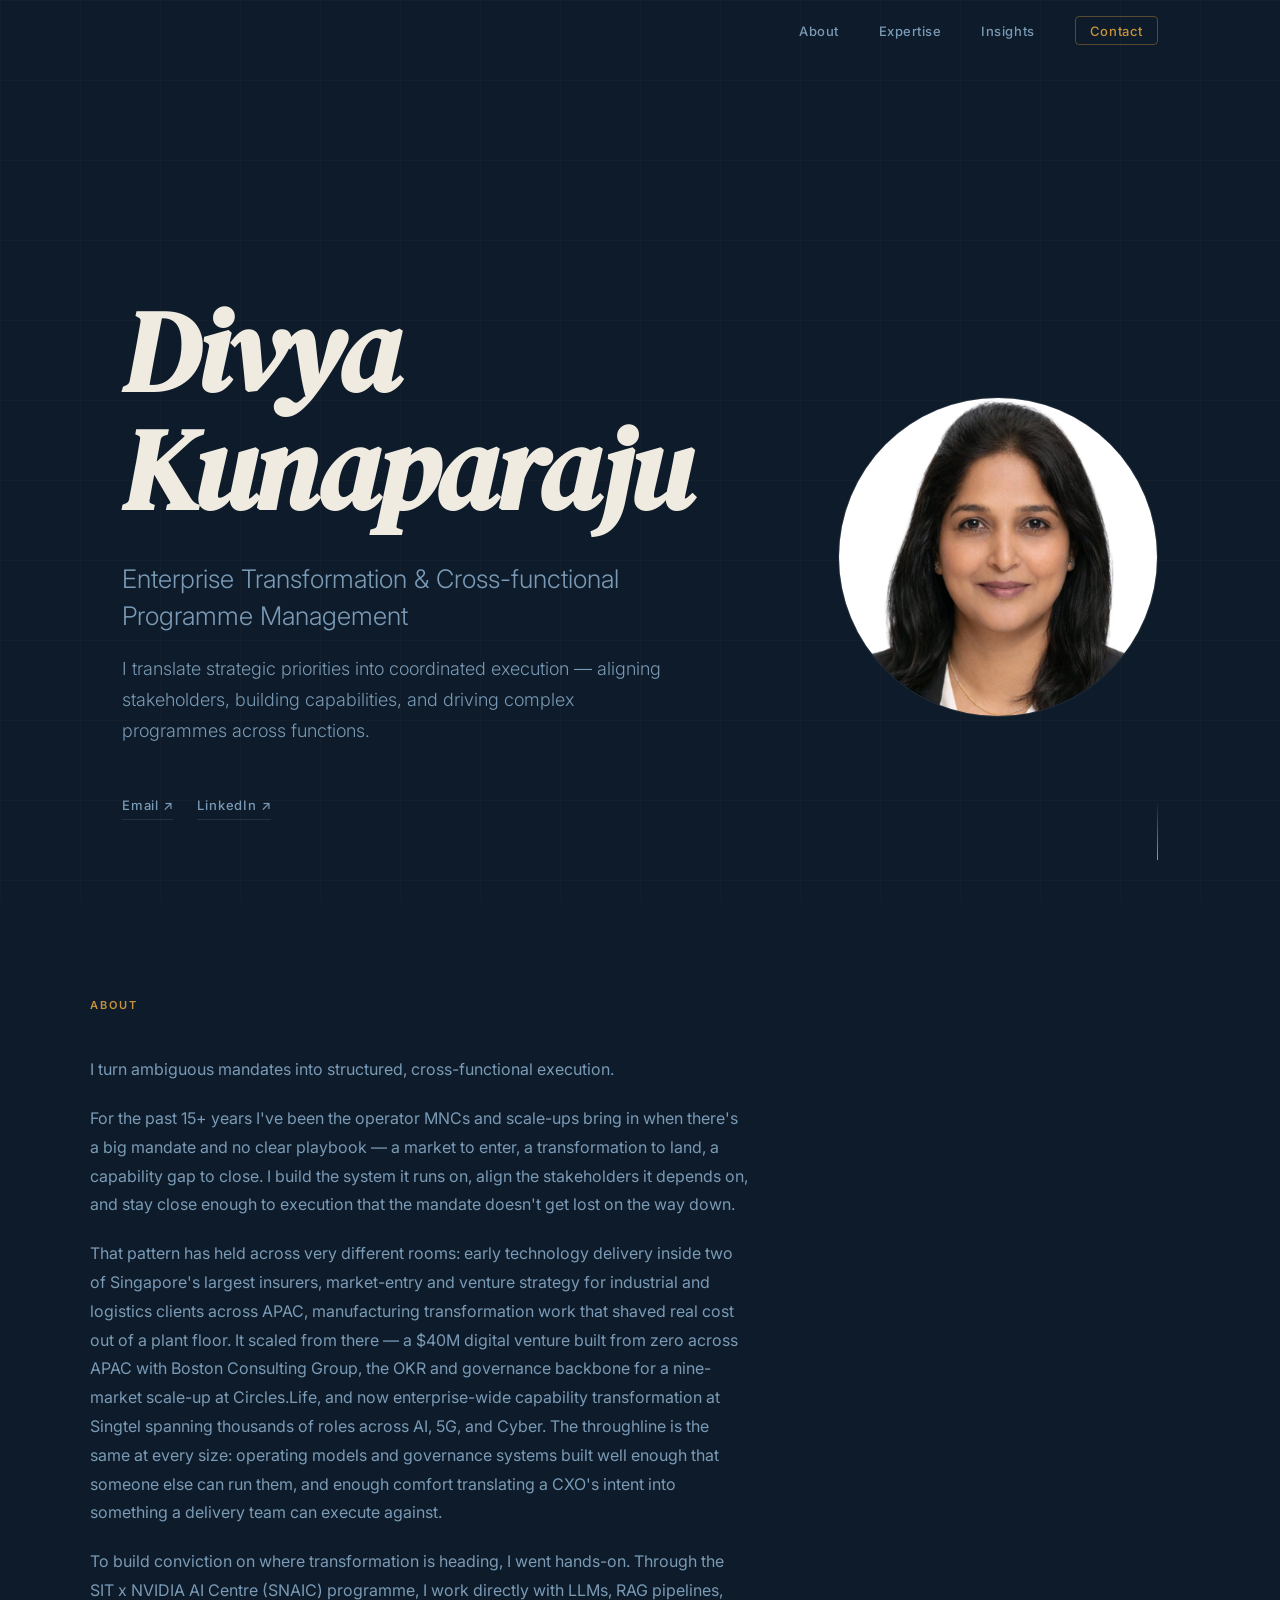
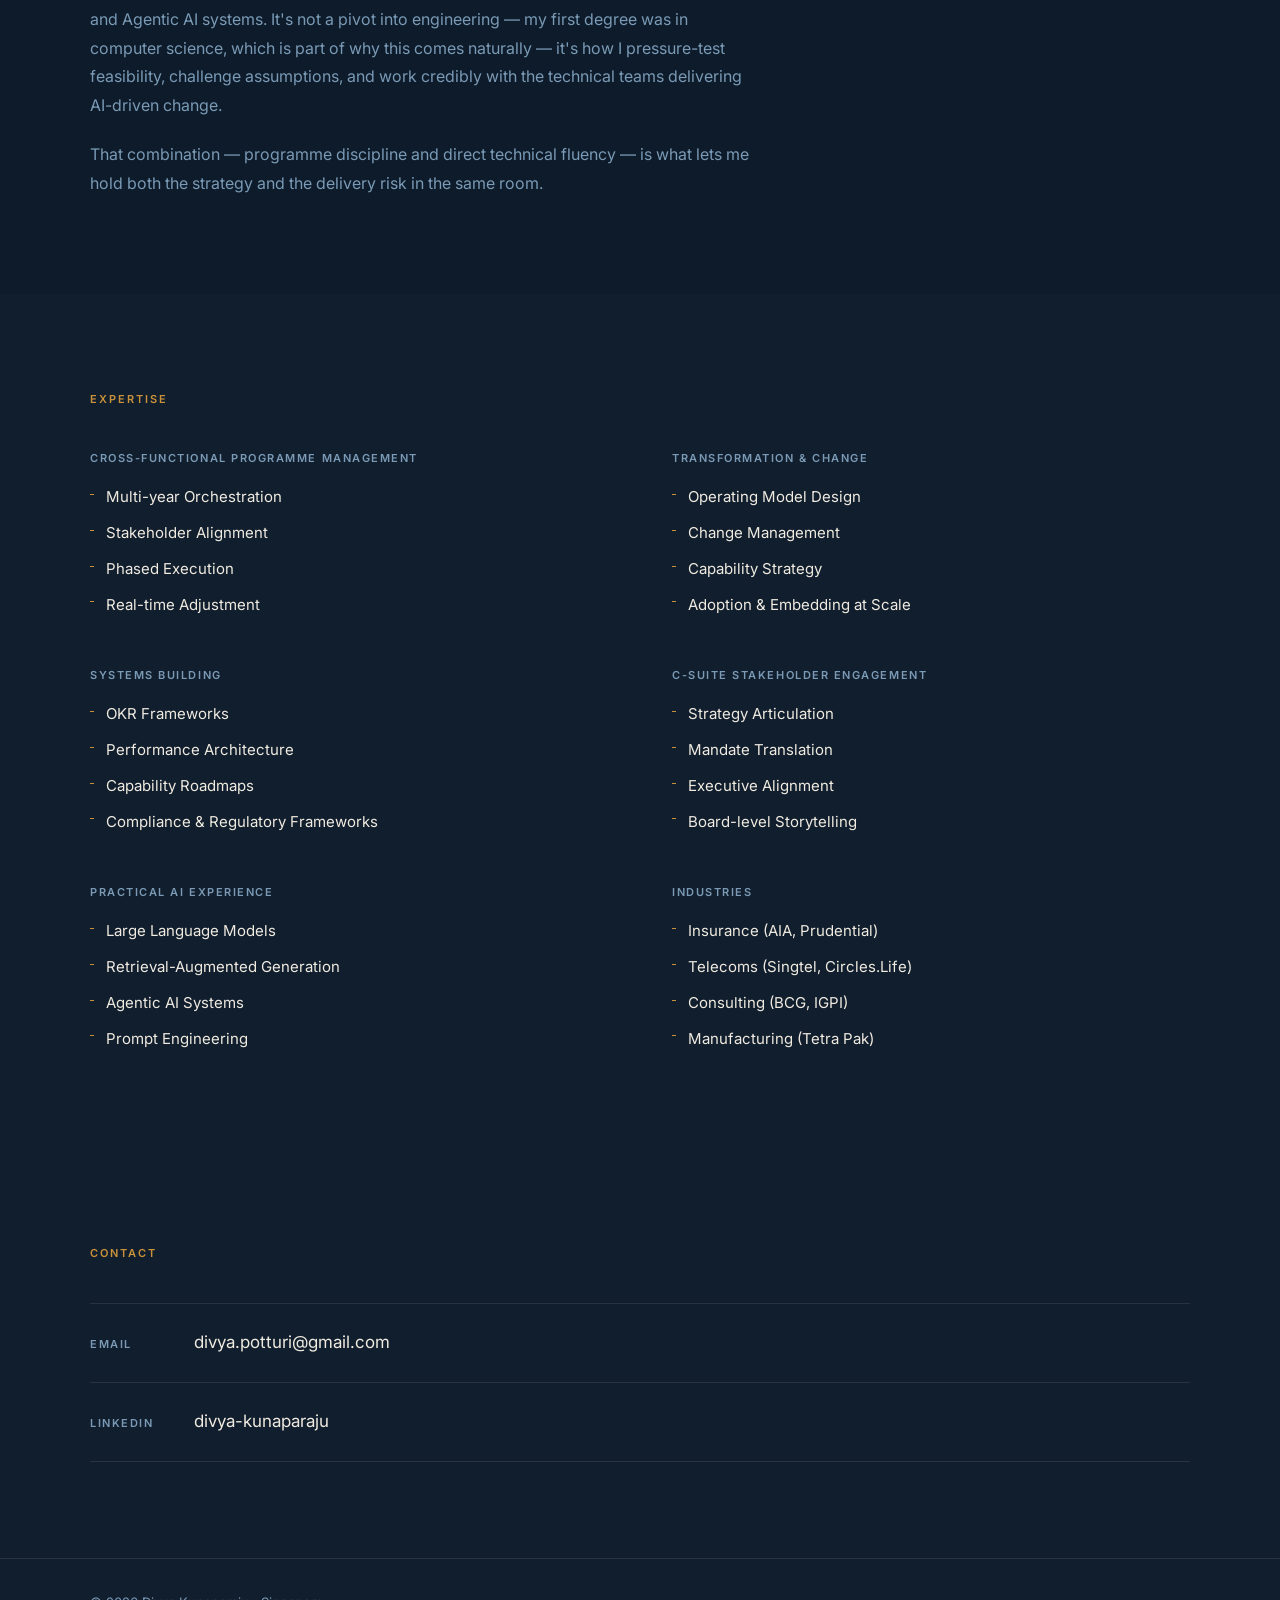
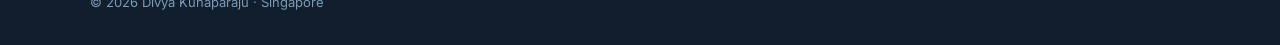
<file: public/index.html>
<!DOCTYPE html>
<html lang="en-SG">
<head>
  <meta charset="UTF-8" />
  <meta name="viewport" content="width=device-width, initial-scale=1.0" />
  <title>Divya Kunaparaju | Enterprise Transformation &amp; Programme Management</title>
  <meta name="description" content="Divya Kunaparaju is a Singapore-based enterprise transformation and cross-functional programme management leader with hands-on AI adoption experience." />
  <meta name="robots" content="index, follow" />
  <meta name="author" content="Divya Kunaparaju" />
  <meta name="theme-color" content="#0D1B2A" />
  <meta name="google-site-verification" content="QlIP7n7zg2eX9gXvAl-q45-nrO24Up5aMTJvIoCvij0" />
  <link rel="canonical" href="https://divyakunaparaju.github.io/divya-site/" />
  <link rel="icon" href="favicon.svg" type="image/svg+xml" />
  <link rel="alternate" type="application/rss+xml" title="Divya Kunaparaju — Insights" href="https://divyakunaparaju.github.io/divya-site/rss.xml" />

  <meta property="og:type" content="website" />
  <meta property="og:site_name" content="Divya Kunaparaju" />
  <meta property="og:url" content="https://divyakunaparaju.github.io/divya-site/" />
  <meta property="og:title" content="Divya Kunaparaju | Enterprise Transformation & Programme Management" />
  <meta property="og:description" content="Singapore-based enterprise transformation and cross-functional programme management leader, with hands-on AI adoption experience." />
  <meta property="og:locale" content="en_SG" />
  <meta property="og:image" content="https://divyakunaparaju.github.io/divya-site/Divya_Photo.png" />
  <meta property="og:image:width" content="400" />
  <meta property="og:image:height" content="400" />
  <meta property="og:image:alt" content="Portrait of Divya Kunaparaju" />

  <meta name="twitter:card" content="summary" />
  <meta name="twitter:title" content="Divya Kunaparaju | Enterprise Transformation & Programme Management" />
  <meta name="twitter:description" content="Singapore-based enterprise transformation and cross-functional programme management leader, with hands-on AI adoption experience." />
  <meta name="twitter:image" content="https://divyakunaparaju.github.io/divya-site/Divya_Photo.png" />

  <link rel="preconnect" href="https://fonts.googleapis.com" />
  <link rel="preconnect" href="https://fonts.gstatic.com" crossorigin />
  <link
    rel="preload"
    as="style"
    href="https://fonts.googleapis.com/css2?family=DM+Serif+Display:ital@0;1&family=Inter:wght@300;400;500;600&display=swap"
    onload="this.onload=null;this.rel='stylesheet'"
  />
  <noscript>
    <link rel="stylesheet" href="https://fonts.googleapis.com/css2?family=DM+Serif+Display:ital@0;1&family=Inter:wght@300;400;500;600&display=swap" />
  </noscript>
  <link rel="stylesheet" href="style.css" />

  <script type="application/ld+json">
  {
    "@context": "https://schema.org",
    "@type": "Person",
    "name": "Divya Kunaparaju",
    "url": "https://divyakunaparaju.github.io/divya-site/",
    "image": "https://divyakunaparaju.github.io/divya-site/Divya_Photo.png",
    "sameAs": [
      "https://www.linkedin.com/in/divya-kunaparaju/",
      "https://github.com/DivyaKunaparaju"
    ],
    "jobTitle": "Enterprise Transformation & Cross-Functional Programme Management Leader",
    "description": "Singapore-based enterprise transformation and cross-functional programme management leader, with hands-on AI adoption experience.",
    "alumniOf": {
      "@type": "CollegeOrUniversity",
      "name": "National University of Singapore"
    },
    "address": {
      "@type": "PostalAddress",
      "addressLocality": "Singapore",
      "addressCountry": "SG"
    }
  }
  </script>
</head>
<body>
  <a href="#main" class="skip-link">Skip to main content</a>

  <nav class="nav" id="nav" aria-label="Site navigation">
    <div class="nav-inner">
      <ul class="nav-links" id="nav-links" role="list">
        <li><a href="#about">About</a></li>
        <li><a href="#expertise">Expertise</a></li>
        <li hidden><a href="#projects">Projects</a></li>
        <li><a href="articles/">Insights</a></li>
        <li><a href="#contact" class="nav-cta">Contact</a></li>
      </ul>
      <button class="nav-toggle" aria-label="Toggle navigation" aria-expanded="false" aria-controls="nav-links">
        <span></span><span></span><span></span>
      </button>
    </div>
  </nav>

  <main id="main">

    <section id="hero" aria-label="Introduction">
      <div class="hero-inner">
        <div class="hero-content">
          <h1 class="hero-name">Divya<br />Kunaparaju</h1>
          <p class="hero-tagline">Enterprise Transformation &amp; Cross-functional Programme Management</p>
          <p class="hero-subtext">I translate strategic priorities into coordinated execution — aligning stakeholders, building capabilities, and driving complex programmes across functions.</p>
          <nav class="hero-links" aria-label="Contact and social links">
            <a href="mailto:divya.potturi@gmail.com" class="hero-link">
              Email <span aria-hidden="true">↗</span>
            </a>
            <a href="https://github.com/DivyaKunaparaju" class="hero-link" target="_blank" rel="noopener noreferrer" hidden>
              GitHub <span aria-hidden="true">↗</span>
            </a>
            <a href="https://www.linkedin.com/in/divya-kunaparaju/" class="hero-link" target="_blank" rel="noopener noreferrer">
              LinkedIn <span aria-hidden="true">↗</span>
            </a>
          </nav>
        </div>
        <img class="hero-photo" src="Divya_Photo.png" alt="Portrait of Divya Kunaparaju" width="400" height="400" />
        <div class="hero-scroll-indicator" aria-hidden="true"></div>
      </div>
    </section>

    <section id="about" class="section">
      <div class="section-inner">
        <h2 class="section-eyebrow">About</h2>
        <div class="about-content">
          <p class="about-lead">I turn ambiguous mandates into structured, cross-functional execution.</p>
          <p>For the past 15+ years I've been the operator MNCs and scale-ups bring in when there's a big mandate and no clear playbook — a market to enter, a transformation to land, a capability gap to close. I build the system it runs on, align the stakeholders it depends on, and stay close enough to execution that the mandate doesn't get lost on the way down.</p>
          <p>That pattern has held across very different rooms: early technology delivery inside two of Singapore's largest insurers, market-entry and venture strategy for industrial and logistics clients across APAC, manufacturing transformation work that shaved real cost out of a plant floor. It scaled from there — a $40M digital venture built from zero across APAC with Boston Consulting Group, the OKR and governance backbone for a nine-market scale-up at Circles.Life, and now enterprise-wide capability transformation at Singtel spanning thousands of roles across AI, 5G, and Cyber. The throughline is the same at every size: operating models and governance systems built well enough that someone else can run them, and enough comfort translating a CXO's intent into something a delivery team can execute against.</p>
          <p>To build conviction on where transformation is heading, I went hands-on. Through the SIT x NVIDIA AI Centre (SNAIC) programme, I work directly with LLMs, RAG pipelines, and Agentic AI systems. It's not a pivot into engineering — my first degree was in computer science, which is part of why this comes naturally — it's how I pressure-test feasibility, challenge assumptions, and work credibly with the technical teams delivering AI-driven change.</p>
          <p>That combination — programme discipline and direct technical fluency — is what lets me hold both the strategy and the delivery risk in the same room.</p>
        </div>
      </div>
    </section>

    <section id="expertise" class="section section--alt">
      <div class="section-inner">
        <h2 class="section-eyebrow">Expertise</h2>
        <div class="skills-grid">
          <div class="skill-group">
            <h3 class="skill-category">Cross-Functional Programme Management</h3>
            <ul class="skill-list" role="list">
              <li>Multi-year Orchestration</li>
              <li>Stakeholder Alignment</li>
              <li>Phased Execution</li>
              <li>Real-time Adjustment</li>
            </ul>
          </div>
          <div class="skill-group">
            <h3 class="skill-category">Transformation &amp; Change</h3>
            <ul class="skill-list" role="list">
              <li>Operating Model Design</li>
              <li>Change Management</li>
              <li>Capability Strategy</li>
              <li>Adoption &amp; Embedding at Scale</li>
            </ul>
          </div>
          <div class="skill-group">
            <h3 class="skill-category">Systems Building</h3>
            <ul class="skill-list" role="list">
              <li>OKR Frameworks</li>
              <li>Performance Architecture</li>
              <li>Capability Roadmaps</li>
              <li>Compliance &amp; Regulatory Frameworks</li>
            </ul>
          </div>
          <div class="skill-group">
            <h3 class="skill-category">C-Suite Stakeholder Engagement</h3>
            <ul class="skill-list" role="list">
              <li>Strategy Articulation</li>
              <li>Mandate Translation</li>
              <li>Executive Alignment</li>
              <li>Board-level Storytelling</li>
            </ul>
          </div>
          <div class="skill-group">
            <h3 class="skill-category">Practical AI Experience</h3>
            <ul class="skill-list" role="list">
              <li>Large Language Models</li>
              <li>Retrieval-Augmented Generation</li>
              <li>Agentic AI Systems</li>
              <li>Prompt Engineering</li>
            </ul>
          </div>
          <div class="skill-group">
            <h3 class="skill-category">Industries</h3>
            <ul class="skill-list" role="list">
              <li>Insurance (AIA, Prudential)</li>
              <li>Telecoms (Singtel, Circles.Life)</li>
              <li>Consulting (BCG, IGPI)</li>
              <li>Manufacturing (Tetra Pak)</li>
            </ul>
          </div>
        </div>
      </div>
    </section>

    <section id="projects" class="section" hidden>
      <div class="section-inner">
        <h2 class="section-eyebrow">Projects</h2>
        <div class="projects-list"></div>
      </div>
    </section>

    <section id="contact" class="section section--alt">
      <div class="section-inner">
        <h2 class="section-eyebrow">Contact</h2>
        <div class="contact-content">
          <div class="contact-links">
            <a href="mailto:divya.potturi@gmail.com" class="contact-link">
              <span class="contact-link-type">Email</span>
              <span class="contact-link-value">divya.potturi@gmail.com</span>
            </a>
            <a href="https://github.com/DivyaKunaparaju" class="contact-link" target="_blank" rel="noopener noreferrer" hidden>
              <span class="contact-link-type">GitHub</span>
              <span class="contact-link-value">DivyaKunaparaju</span>
            </a>
            <a href="https://www.linkedin.com/in/divya-kunaparaju/" class="contact-link" target="_blank" rel="noopener noreferrer">
              <span class="contact-link-type">LinkedIn</span>
              <span class="contact-link-value">divya-kunaparaju</span>
            </a>
          </div>
        </div>
      </div>
    </section>

  </main>

  <footer class="footer">
    <div class="footer-inner">
      <p>© 2026 Divya Kunaparaju &middot; Singapore</p>
    </div>
  </footer>

  <script src="main.js"></script>
</body>
</html>
</file>
<file: public/style.css>
/* ─── Variables ─────────────────────────────────────────────── */
:root {
  --ground:      #0D1B2A;
  --ground-alt:  #111E2D;
  --ground-card: #162840;
  --text:        #F0EBE1;
  --text-muted:  #7A9AB5;
  --accent:      #C9923A;
  --accent-light:#E4B06A;
  --border:      rgba(240, 235, 225, 0.1);

  --font-display: 'DM Serif Display', Georgia, serif;
  --font-body:    'Inter', system-ui, -apple-system, sans-serif;

  --max-w: 1100px;
  --nav-h: 60px;
  --radius: 4px;
  --transition: 220ms ease;
}

/* ─── Reset ─────────────────────────────────────────────────── */
*, *::before, *::after {
  box-sizing: border-box;
  margin: 0;
  padding: 0;
}

html {
  scroll-behavior: smooth;
  font-size: 16px;
}

body {
  background-color: var(--ground);
  color: var(--text);
  font-family: var(--font-body);
  font-weight: 400;
  line-height: 1.75;
  -webkit-font-smoothing: antialiased;
}

ul[role="list"] {
  list-style: none;
}

img, svg {
  display: block;
  max-width: 100%;
}

a {
  color: inherit;
  text-decoration: none;
}

/* ─── Accessibility ─────────────────────────────────────────── */
.skip-link {
  position: absolute;
  top: -200%;
  left: 1rem;
  background: var(--accent);
  color: var(--ground);
  padding: 0.5rem 1rem;
  font-size: 0.875rem;
  font-weight: 600;
  z-index: 9999;
  border-radius: var(--radius);
}
.skip-link:focus {
  top: 0.75rem;
}

:focus-visible {
  outline: 2px solid var(--accent);
  outline-offset: 3px;
}

/* ─── Nav ───────────────────────────────────────────────────── */
.nav {
  position: fixed;
  top: 0;
  left: 0;
  right: 0;
  height: var(--nav-h);
  z-index: 100;
  background: transparent;
  transition: background var(--transition), border-color var(--transition);
  border-bottom: 1px solid transparent;
}

.nav.scrolled {
  background: var(--ground);
  border-bottom-color: var(--border);
}

.nav-inner {
  max-width: var(--max-w);
  margin: 0 auto;
  height: 100%;
  padding: 0 2rem;
  display: flex;
  align-items: center;
  justify-content: flex-end;
  gap: 2rem;
}

.nav-links {
  display: flex;
  align-items: center;
  gap: 2.5rem;
  list-style: none;
}

.nav-links a {
  font-size: 0.8125rem;
  font-weight: 500;
  letter-spacing: 0.04em;
  color: var(--text-muted);
  transition: color var(--transition);
}
.nav-links a:hover {
  color: var(--text);
}

.nav-links .nav-cta {
  color: var(--accent);
  border: 1px solid rgba(201, 146, 58, 0.4);
  padding: 0.35rem 0.9rem;
  border-radius: var(--radius);
  transition: color var(--transition), border-color var(--transition), background var(--transition);
}
.nav-links .nav-cta:hover {
  color: var(--ground);
  background: var(--accent);
  border-color: var(--accent);
}

.nav-toggle {
  display: none;
  flex-direction: column;
  gap: 5px;
  background: none;
  border: none;
  cursor: pointer;
  padding: 4px;
}
.nav-toggle span {
  display: block;
  width: 22px;
  height: 2px;
  background: var(--text);
  border-radius: 2px;
  transition: transform var(--transition), opacity var(--transition);
}
.nav-toggle[aria-expanded="true"] span:nth-child(1) {
  transform: translateY(7px) rotate(45deg);
}
.nav-toggle[aria-expanded="true"] span:nth-child(2) {
  opacity: 0;
}
.nav-toggle[aria-expanded="true"] span:nth-child(3) {
  transform: translateY(-7px) rotate(-45deg);
}

/* ─── Hero ──────────────────────────────────────────────────── */
#hero {
  min-height: 100svh;
  display: flex;
  align-items: flex-end;
  padding-top: var(--nav-h);
  background-color: var(--ground);
  /* Coordinate-grid: barely perceptible — the design's ambient detail */
  background-image:
    linear-gradient(rgba(201, 146, 58, 0.035) 1px, transparent 1px),
    linear-gradient(90deg, rgba(201, 146, 58, 0.035) 1px, transparent 1px);
  background-size: 80px 80px;
}

.hero-inner {
  max-width: var(--max-w);
  width: 100%;
  margin: 0 auto;
  padding: 4rem 2rem 5rem;
  position: relative;
  display: flex;
  align-items: flex-end;
  justify-content: space-between;
  gap: 3rem;
}

.hero-content {
  max-width: 700px;
}

.hero-photo {
  flex-shrink: 0;
  align-self: center;
  width: 320px;
  height: 320px;
  border-radius: 50%;
  object-fit: cover;
  border: 1px solid var(--border);
  animation: fadeUp 0.8s ease-out both;
  animation-delay: 0.1s;
}

/* The aesthetic risk: large italic serif in the hero — editorial, intelligent */
.hero-name {
  font-family: var(--font-display);
  font-style: italic;
  font-size: clamp(3.2rem, 9vw, 8.5rem);
  line-height: 1.02;
  letter-spacing: -0.02em;
  color: var(--text);
  margin-bottom: 2rem;
  animation: fadeUp 0.8s ease-out both;
  animation-delay: 0.1s;
}

.hero-tagline {
  font-size: clamp(1.1rem, 2.5vw, 1.6rem);
  font-weight: 300;
  line-height: 1.45;
  color: var(--text-muted);
  max-width: 620px;
  margin-bottom: 1.25rem;
  animation: fadeUp 0.8s ease-out both;
  animation-delay: 0.25s;
}

.hero-subtext {
  font-size: clamp(0.95rem, 1.6vw, 1.125rem);
  font-weight: 300;
  line-height: 1.7;
  color: var(--text-muted);
  max-width: 560px;
  margin-bottom: 3rem;
  animation: fadeUp 0.8s ease-out both;
  animation-delay: 0.35s;
}

.hero-links {
  display: flex;
  flex-wrap: wrap;
  gap: 0.5rem 1.5rem;
  animation: fadeUp 0.8s ease-out both;
  animation-delay: 0.5s;
}

.hero-link {
  font-size: 0.8125rem;
  font-weight: 500;
  letter-spacing: 0.06em;
  color: var(--text-muted);
  border-bottom: 1px solid var(--border);
  padding-bottom: 2px;
  transition: color var(--transition), border-color var(--transition);
}
.hero-link:hover {
  color: var(--accent);
  border-color: rgba(201, 146, 58, 0.5);
}

.hero-scroll-indicator {
  position: absolute;
  bottom: 2.5rem;
  right: 2rem;
  width: 1px;
  height: 60px;
  background: linear-gradient(to bottom, transparent, var(--accent));
  animation: scrollLine 1.5s ease-out both;
  animation-delay: 0.8s;
  transform-origin: top;
}

/* ─── Entrance animations ───────────────────────────────────── */
@keyframes fadeUp {
  from {
    opacity: 0;
    transform: translateY(18px);
  }
  to {
    opacity: 1;
    transform: translateY(0);
  }
}

@keyframes scrollLine {
  from {
    transform: scaleY(0);
    opacity: 0;
  }
  to {
    transform: scaleY(1);
    opacity: 1;
  }
}

/* Scroll-triggered section reveal (applied via JS IntersectionObserver) */
.reveal {
  opacity: 0;
  transform: translateY(24px);
  transition: opacity 0.65s ease, transform 0.65s ease;
}
.reveal.is-visible {
  opacity: 1;
  transform: translateY(0);
}

/* ─── Sections (shared) ─────────────────────────────────────── */
.section {
  padding: 6rem 2rem;
}

.section--alt {
  background-color: var(--ground-alt);
}

.section-inner {
  max-width: var(--max-w);
  margin: 0 auto;
}

.section-eyebrow {
  display: block;
  font-family: var(--font-body);
  font-size: 0.6875rem;
  font-weight: 600;
  letter-spacing: 0.18em;
  text-transform: uppercase;
  color: var(--accent);
  margin-bottom: 2.5rem;
}

.section-sub {
  font-size: 0.875rem;
  color: var(--text-muted);
  margin-top: -2rem;
  margin-bottom: 2.5rem;
}

/* ─── About ─────────────────────────────────────────────────── */
.about-content {
  max-width: 660px;
  display: flex;
  flex-direction: column;
  gap: 1.25rem;
}

.about-lead {
  font-size: 1.125rem;
  font-weight: 400;
  line-height: 1.8;
  color: var(--text);
}

.about-content p {
  font-size: 1rem;
  color: var(--text-muted);
  line-height: 1.8;
}

.about-lead + p {
  color: var(--text-muted);
}

/* ─── Skills ────────────────────────────────────────────────── */
.skills-grid {
  display: grid;
  grid-template-columns: repeat(2, 1fr);
  gap: 3rem 4rem;
}

.skill-category {
  font-family: var(--font-body);
  font-size: 0.6875rem;
  font-weight: 600;
  letter-spacing: 0.14em;
  text-transform: uppercase;
  color: var(--text-muted);
  margin-bottom: 1rem;
}

.skill-list {
  display: flex;
  flex-direction: column;
  gap: 0.6rem;
}

.skill-list li {
  font-size: 0.9375rem;
  color: var(--text);
  padding-left: 1rem;
  position: relative;
}
.skill-list li::before {
  content: '';
  position: absolute;
  left: 0;
  top: 0.65em;
  width: 4px;
  height: 1px;
  background: var(--accent);
}

/* ─── Projects ──────────────────────────────────────────────── */
.projects-list {
  display: flex;
  flex-direction: column;
  gap: 0;
}

.project-card {
  display: grid;
  grid-template-columns: 80px 1fr;
  gap: 0 2rem;
  padding: 2.5rem 0;
  border-top: 1px solid var(--border);
  transition: border-color var(--transition);
}
.project-card:last-child {
  border-bottom: 1px solid var(--border);
}

.project-number {
  font-family: var(--font-display);
  font-size: 2.25rem;
  line-height: 1;
  color: var(--accent);
  opacity: 0.5;
  padding-top: 0.15em;
  transition: opacity var(--transition);
}

.project-card:hover .project-number {
  opacity: 1;
}

.project-title {
  font-family: var(--font-display);
  font-size: 1.375rem;
  font-weight: 400;
  color: var(--text);
  margin-bottom: 0.6rem;
  line-height: 1.3;
}

.project-desc {
  font-size: 0.9375rem;
  color: var(--text-muted);
  line-height: 1.7;
  margin-bottom: 1.1rem;
  max-width: 520px;
}

.project-link {
  display: inline-flex;
  align-items: center;
  gap: 0.3rem;
  font-size: 0.8125rem;
  font-weight: 500;
  letter-spacing: 0.04em;
  color: var(--accent);
  transition: color var(--transition), gap var(--transition);
}
.project-link:hover {
  color: var(--accent-light);
  gap: 0.5rem;
}

/* ─── Insights / Articles ───────────────────────────────────── */
.articles-list {
  display: flex;
  flex-direction: column;
  gap: 0;
}

.article-card {
  padding: 2.5rem 0;
  border-top: 1px solid var(--border);
}
.article-card:last-child {
  border-bottom: 1px solid var(--border);
}

.article-card-date {
  font-size: 0.75rem;
  letter-spacing: 0.08em;
  text-transform: uppercase;
  color: var(--text-muted);
  margin-bottom: 0.6rem;
}

.article-card-title {
  font-family: var(--font-display);
  font-size: 1.5rem;
  font-weight: 400;
  line-height: 1.3;
  margin-bottom: 0.6rem;
}
.article-card-title a:hover {
  color: var(--accent-light);
}

.article-card-summary {
  font-size: 0.9375rem;
  color: var(--text-muted);
  line-height: 1.7;
  max-width: 620px;
  margin-bottom: 1.1rem;
}

.article-card-link {
  display: inline-flex;
  align-items: center;
  gap: 0.3rem;
  font-size: 0.8125rem;
  font-weight: 500;
  letter-spacing: 0.04em;
  color: var(--accent);
  transition: color var(--transition), gap var(--transition);
}
.article-card-link:hover {
  color: var(--accent-light);
  gap: 0.5rem;
}

.articles-empty {
  color: var(--text-muted);
  font-size: 0.9375rem;
}

/* Individual article page */
.section-inner--article {
  max-width: 720px;
}

.article-back {
  font-size: 0.8125rem;
  color: var(--accent);
  margin-bottom: 2rem;
}
.article-back a:hover {
  color: var(--accent-light);
}
.article-back--bottom {
  margin-top: 3rem;
  margin-bottom: 0;
}

.article-title {
  font-family: var(--font-display);
  font-size: clamp(1.75rem, 4vw, 2.75rem);
  font-weight: 400;
  line-height: 1.2;
  color: var(--text);
  margin-bottom: 1rem;
}

.article-hero {
  position: relative;
  border-radius: var(--radius);
  overflow: hidden;
  margin-bottom: 1.5rem;
}
.article-hero-image {
  width: 100%;
  aspect-ratio: 16 / 9;
  object-fit: cover;
  display: block;
}
.article-hero-scrim {
  position: absolute;
  inset: 0;
  background: linear-gradient(180deg, rgba(13, 27, 42, 0) 35%, rgba(13, 27, 42, 0.9) 100%);
}
.article-hero-title {
  position: absolute;
  left: 0;
  right: 0;
  bottom: 0;
  margin: 0;
  padding: 2rem;
  font-family: var(--font-display);
  font-size: clamp(1.5rem, 4vw, 2.5rem);
  font-weight: 400;
  line-height: 1.25;
  color: var(--text);
}

.article-byline {
  font-size: 0.8125rem;
  color: var(--text-muted);
  margin-bottom: 2.5rem;
  padding-bottom: 2.5rem;
  border-bottom: 1px solid var(--border);
}

.article-body {
  font-size: 1.0625rem;
  color: var(--text);
  line-height: 1.85;
}
.article-body > * + * {
  margin-top: 1.5rem;
}
.article-body h2,
.article-body h3 {
  font-family: var(--font-display);
  font-weight: 400;
  line-height: 1.3;
  color: var(--text);
  margin-top: 2.5rem;
}
.article-body h2 { font-size: 1.5rem; }
.article-body h3 { font-size: 1.25rem; }
.article-body a {
  color: var(--accent);
  text-decoration: underline;
  text-decoration-color: var(--border);
  text-underline-offset: 3px;
}
.article-body a:hover {
  color: var(--accent-light);
}
.article-body strong {
  color: var(--text);
  font-weight: 600;
}
.article-body blockquote {
  border-left: 2px solid var(--accent);
  padding-left: 1.25rem;
  color: var(--text-muted);
  font-style: italic;
}
.article-body ul,
.article-body ol {
  padding-left: 1.25rem;
}
.article-body li + li {
  margin-top: 0.5rem;
}
.article-body code {
  font-family: ui-monospace, SFMono-Regular, Menlo, monospace;
  font-size: 0.875em;
  background: var(--ground-card);
  padding: 0.15em 0.4em;
  border-radius: 3px;
}
.article-body pre {
  background: var(--ground-card);
  padding: 1.25rem;
  border-radius: var(--radius);
  overflow-x: auto;
}
.article-body pre code {
  background: none;
  padding: 0;
}
.article-body img {
  width: 100%;
  height: auto;
  border-radius: var(--radius);
}

/* ─── Contact ───────────────────────────────────────────────── */
.contact-links {
  display: flex;
  flex-direction: column;
  gap: 0;
}

.contact-link {
  display: flex;
  align-items: baseline;
  gap: 1.5rem;
  padding: 1.5rem 0;
  border-top: 1px solid var(--border);
  transition: gap var(--transition);
}
.contact-link[hidden] {
  display: none;
}
.contact-link:last-child {
  border-bottom: 1px solid var(--border);
}
.contact-link:hover {
  gap: 2rem;
}

.contact-link-type {
  font-size: 0.6875rem;
  font-weight: 600;
  letter-spacing: 0.14em;
  text-transform: uppercase;
  color: var(--text-muted);
  min-width: 80px;
  flex-shrink: 0;
}

.contact-link-value {
  font-size: 1.0625rem;
  font-weight: 400;
  color: var(--text);
  transition: color var(--transition);
}
.contact-link:hover .contact-link-value {
  color: var(--accent);
}

/* ─── Footer ────────────────────────────────────────────────── */
.footer {
  background-color: var(--ground-alt);
  border-top: 1px solid var(--border);
  padding: 2rem;
}

.footer-inner {
  max-width: var(--max-w);
  margin: 0 auto;
  font-size: 0.8125rem;
  color: var(--text-muted);
}

/* ─── Responsive — tablet ───────────────────────────────────── */
@media (max-width: 768px) {
  .hero-inner {
    flex-direction: column-reverse;
    align-items: flex-start;
    gap: 2rem;
  }

  .hero-photo {
    width: 200px;
    height: 200px;
  }

  .nav-links {
    display: none;
    position: absolute;
    top: var(--nav-h);
    left: 0;
    right: 0;
    background: var(--ground);
    border-bottom: 1px solid var(--border);
    padding: 1.5rem 2rem 2rem;
    flex-direction: column;
    align-items: flex-start;
    gap: 1.5rem;
  }
  .nav-links.is-open {
    display: flex;
  }
  .nav-toggle {
    display: flex;
  }

  .section {
    padding: 4rem 1.5rem;
  }

  .skills-grid {
    grid-template-columns: 1fr;
    gap: 2.5rem;
  }

  .project-card {
    grid-template-columns: 1fr;
    gap: 0.75rem;
  }
  .project-number {
    font-size: 1.5rem;
  }

  .contact-link {
    flex-direction: column;
    gap: 0.4rem;
    padding: 1.25rem 0;
  }
  .contact-link:hover {
    gap: 0.4rem;
  }
  .contact-link-type {
    min-width: unset;
  }
  .contact-link-value {
    font-size: 0.9375rem;
  }
}

/* ─── Responsive — mobile ───────────────────────────────────── */
@media (max-width: 480px) {
  .hero-inner {
    padding: 3rem 1.5rem 4rem;
  }

  .hero-scroll-indicator {
    display: none;
  }

  .section-eyebrow {
    margin-bottom: 2rem;
  }
}

/* ─── Reduced motion ────────────────────────────────────────── */
@media (prefers-reduced-motion: reduce) {
  html {
    scroll-behavior: auto;
  }
  .hero-name,
  .hero-tagline,
  .hero-subtext,
  .hero-links,
  .hero-scroll-indicator {
    animation: none;
  }
  .reveal {
    opacity: 1;
    transform: none;
    transition: none;
  }
  .project-link {
    transition: none;
  }
}
</file>
